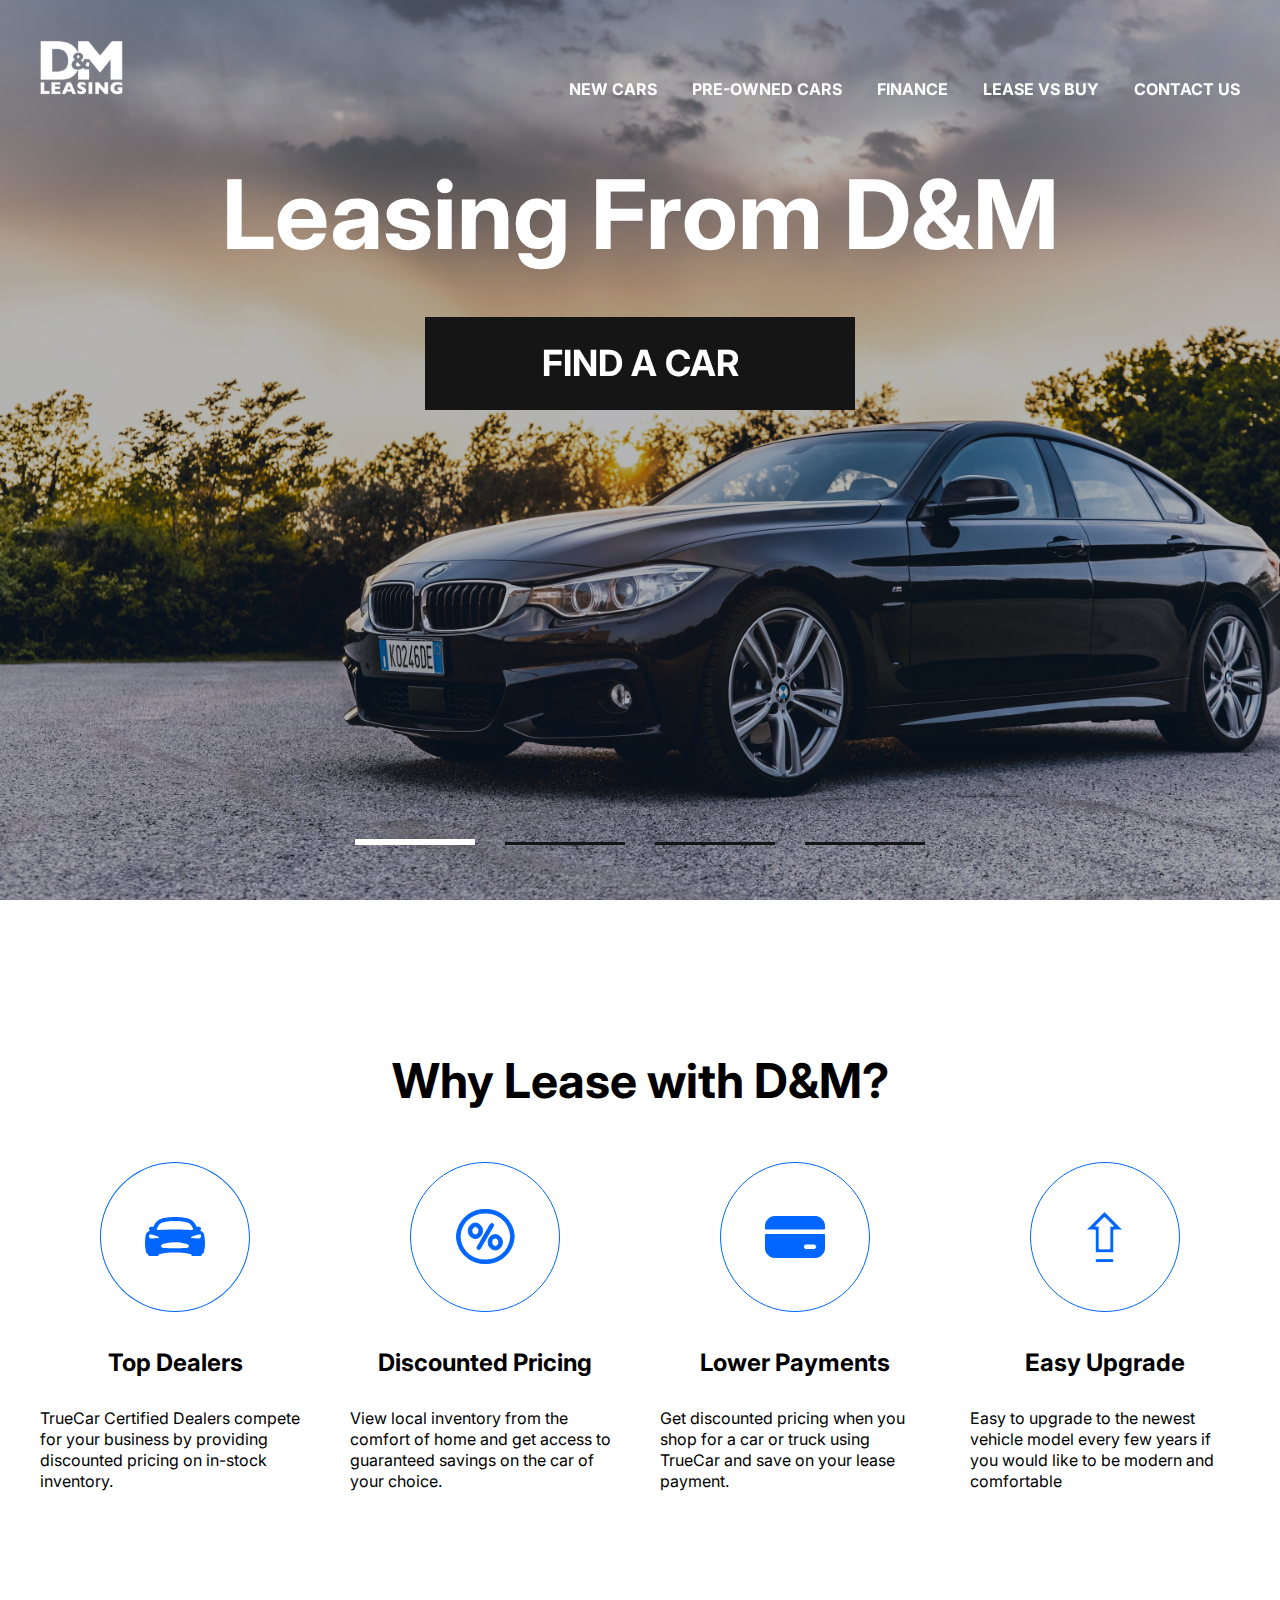
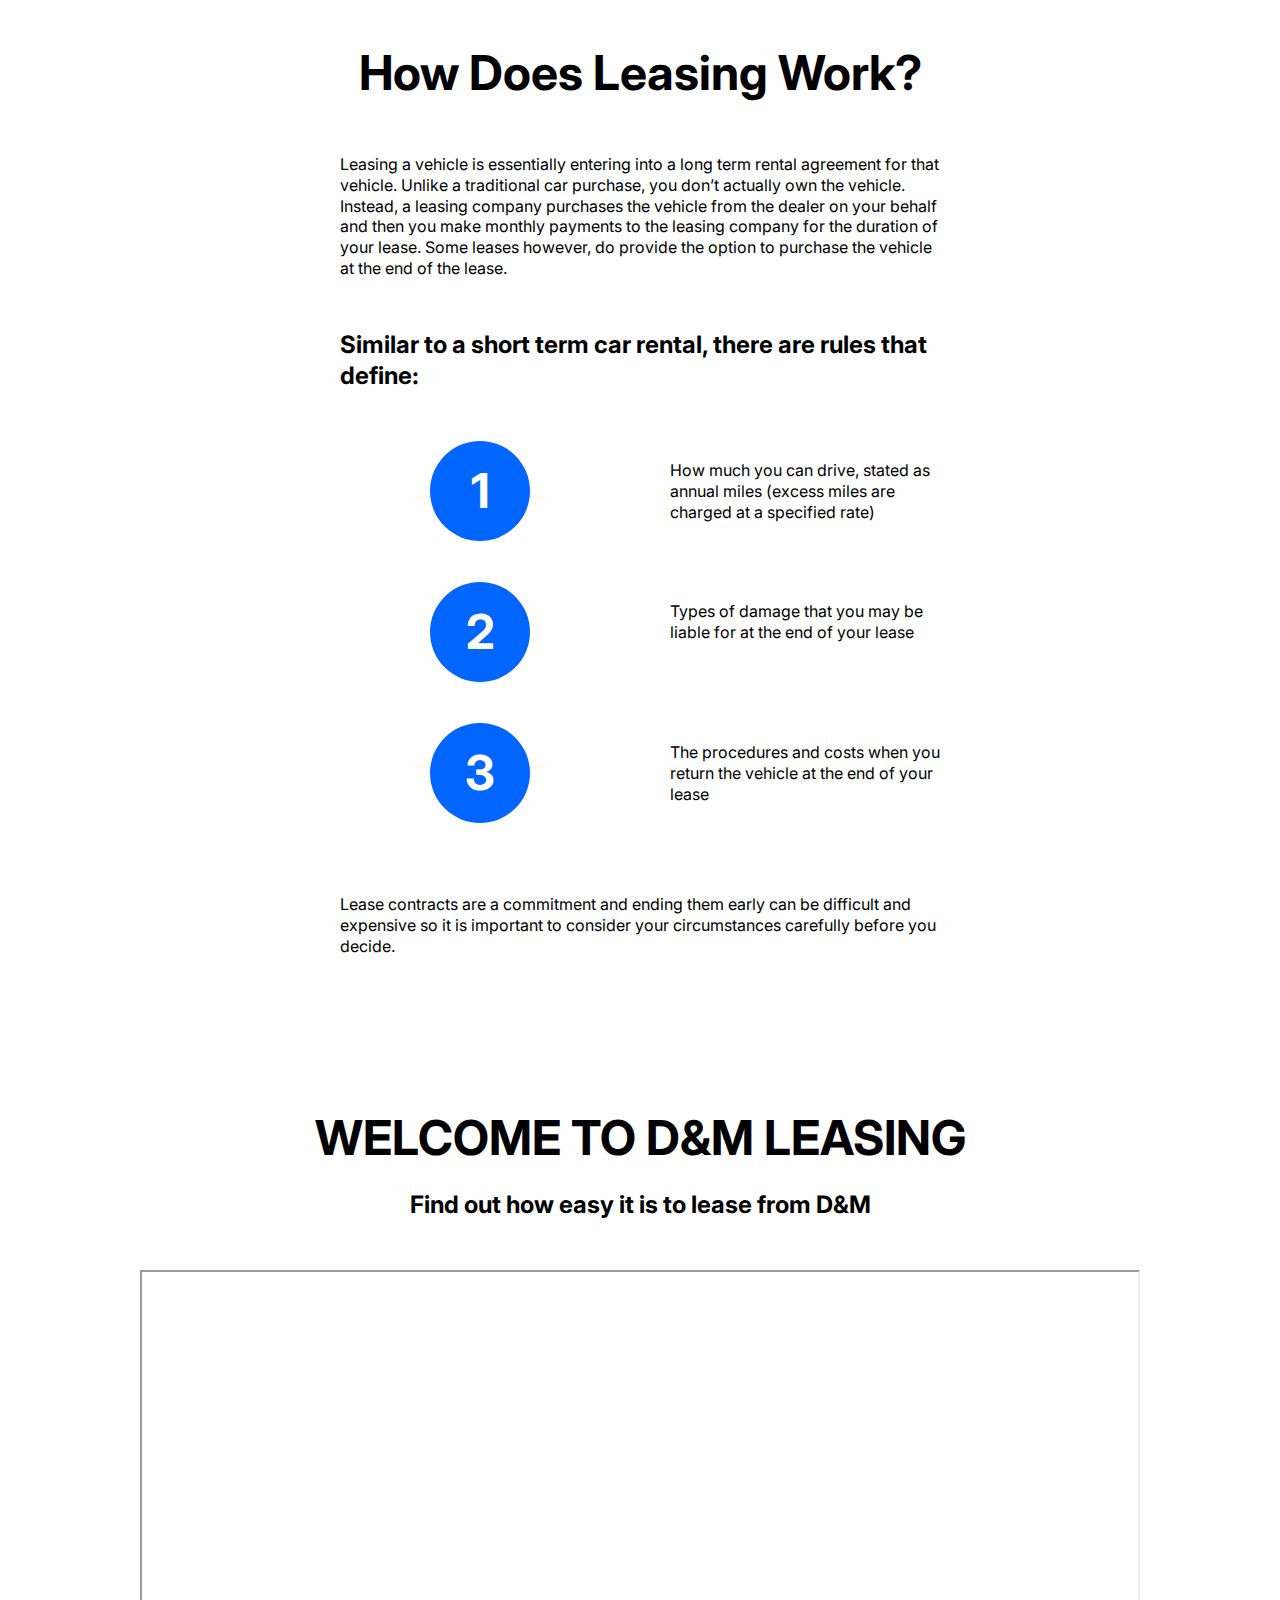
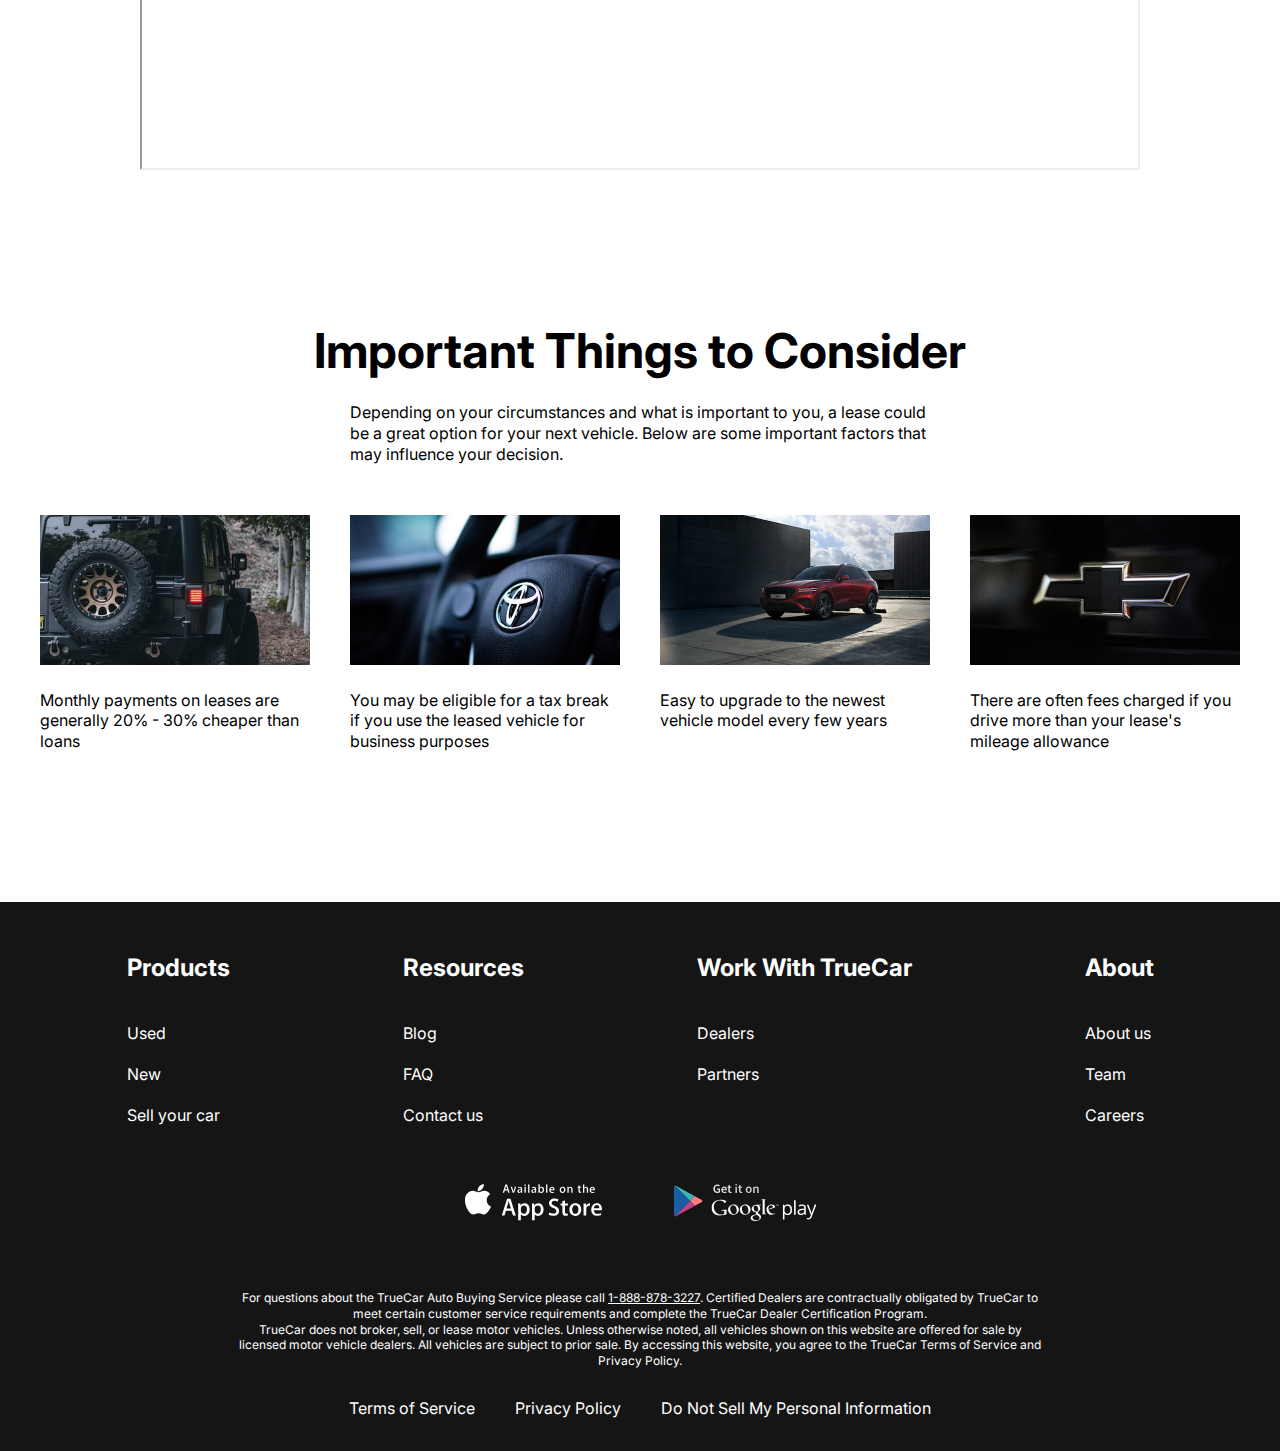
<file: index.html>
<!DOCTYPE html>
<html lang="en">

<head>
    <meta charset="UTF-8">
    <meta http-equiv="X-UA-Compatible" content="IE=edge">
    <meta name="viewport" content="width=device-width, initial-scale=1.0">
    <link rel="stylesheet" href="https://cdn.jsdelivr.net/npm/swiper@9/swiper-bundle.min.css">
    <link rel="stylesheet" href="css/style.css">
    <title>D&M Leasing</title>
</head>

<body>
    <div class="wrapper">
        <header class="header-main">
            <div class="container">
                <div class="header__inner">
                    <a href="#" class="logo"><img class="logo__img" src="images/logo.svg" alt="logo"></a>
                    <nav class="menu">
                        <button class="menu__btn">
                            <span class="menu__btn-line"></span>
                            <span class="menu__btn-line"></span>
                            <span class="menu__btn-line"></span>
                        </button>
                        <ul class="menu__list">
                            <li class="menu__list-item"><a href="new-cars.html" class="menu__list-link">NEW CARS</a></li>
                            <li class="menu__list-item"><a href="#" class="menu__list-link">PRE-OWNED CARS</a></li>
                            <li class="menu__list-item"><a href="#" class="menu__list-link">FINANCE</a></li>
                            <li class="menu__list-item"><a href="#" class="menu__list-link">LEASE VS BUY</a></li>
                            <li class="menu__list-item"><a href="contacts.html" class="menu__list-link">CONTACT US</a></li>
                        </ul>
                    </nav>
                </div>
            </div>
        </header>
        <main class="main">
            <section class="top">
                <div class="container">
                    <h1 class="title">Leasing From D&M</h1>
                    <a href="#" class="top__link">FIND A CAR</a>
                </div>
            </section>
            <div class="slider">
                <div class="swiper">
                    <div class="swiper-wrapper">
                        <div class="swiper-slide" style="background-image: url(images/bg-main.jpg);"></div>
                        <div class="swiper-slide" style="background-image: url(images/bg-main-2.jpg);"></div>
                        <div class="swiper-slide" style="background-image: url(images/bg-main.jpg);"></div>
                        <div class="swiper-slide" style="background-image: url(images/bg-main-2.jpg);"></div>
                    </div>
                    <div class="swiper-pagination"></div>
                </div>
                </div>
                <section class="why-lease">
                    <div class="container">
                        <h2 class="section-title">Why Lease with D&M?</h2>
                        <ul class="why-lease__list">
                            <li class="why-lease__item">
                                <img src="icons/car.svg" alt="car" class="why-lease__item-img">
                                <h3 class="why-lease__item-title">Top Dealers</h3>
                                <p class="why-lease__item-text">TrueCar Certified Dealers compete for your business by
                                    providing discounted pricing on in-stock inventory.</p>
                            </li>
                            <li class="why-lease__item">
                                <img src="icons/percent.svg" alt="percent" class="why-lease__item-img">
                                <h3 class="why-lease__item-title">Discounted Pricing</h3>
                                <p class="why-lease__item-text">View local inventory from the comfort of home and get
                                    access to guaranteed savings on the car of your choice.</p>
                            </li>
                            <li class="why-lease__item">
                                <img src="icons/wallet.svg" alt="wallet" class="why-lease__item-img">
                                <h3 class="why-lease__item-title">Lower Payments</h3>
                                <p class="why-lease__item-text">Get discounted pricing when you shop for a car or truck
                                    using TrueCar and save on your lease payment.</p>
                            </li>
                            <li class="why-lease__item">
                                <img src="icons/Arrow_up.svg" alt="Arrow_up" class="why-lease__item-img">
                                <h3 class="why-lease__item-title">Easy Upgrade</h3>
                                <p class="why-lease__item-text">Easy to upgrade to the newest vehicle model every few
                                    years if you would like to be modern and comfortable</p>
                            </li>
                        </ul>
                    </div>
                </section>
                <section class="how-does">
                    <div class="container">
                        <div class="how-does__inner">
                            <h2 class="section-title">How Does Leasing Work?</h2>
                            <p class="how-does__text">Leasing a vehicle is essentially entering into a long term rental agreement for that vehicle. Unlike a traditional car purchase, you don’t actually own the vehicle. Instead, a leasing company purchases the vehicle from the dealer on your behalf and then you make monthly payments to the leasing company for the duration of your lease. Some leases however, do provide the option to purchase the vehicle at the end of the lease.</p>
                            <h4 class="how__does-title">Similar to a short term car rental, there are rules that define:</h4>
                            <ol class="how__does-list">
                                <li class="how__does-item">How much you can drive, stated as annual miles (excess miles are charged at a specified rate)</li>
                                <li class="how__does-item">Types of damage that you may be liable for at the end of your lease</li>
                                <li class="how__does-item">The procedures and costs when you return the vehicle at the end of your lease</li>
                            </ol>
                            <p class="how-does__text">Lease contracts are a commitment and ending them early can be difficult and expensive so it is important to consider your circumstances carefully before you decide.</p>
                        </div>
                    </div>
                </section>
                <section class="video">
                    <div class="container">
                        <h2 class="section-title video__title">WELCOME TO D&M LEASING</h2>
                        <p class="video__text">Find out how easy it is to lease from D&M</p>
                        <iframe class="video__content" width="1000" height="500" src="https://www.youtube.com/embed/lq149gCzkvE?controls=0" title="YouTube video player" allow="accelerometer; autoplay; clipboard-write; encrypted-media; gyroscope; picture-in-picture; web-share" allowfullscreen></iframe>
                    </div>
                </section>
                <section class="important">
                    <div class="container">
                        <h2 class="section-title important__title">Important Things to Consider</h2>
                        <p class="important__text">Depending on your circumstances and what is important to you, a lease could be a great option for your next vehicle. Below are some important factors that may influence your decision.</p>
                        <ul class="important__list">
                            <li class="important__item">
                                <img src="images/important-1.jpg" alt="1" class="important__item-img">
                                <p class="important__item-text">Monthly payments on leases are generally 20% - 30% cheaper than loans</p>
                            </li>
                            <li class="important__item">
                                <img src="images/important-2.jpg" alt="2" class="important__item-img">
                                <p class="important__item-text">You may be eligible for a tax break if you use the leased vehicle for business purposes</p>
                            </li>
                            <li class="important__item">
                                <img src="images/important-3.jpg" alt="3" class="important__item-img">
                                <p class="important__item-text">Easy to upgrade to the newest vehicle model every few years</p>
                            </li>
                            <li class="important__item">
                                <img src="images/important-4.jpg" alt="4" class="important__item-img">
                                <p class="important__item-text">There are often fees charged if you drive more than your lease's mileage allowance</p>
                            </li>
                        </ul>
                    </div>
                </section>
        </main>
        <footer class="footer">
            <div class="container">
                <nav class="footer__menu">
                    <ul class="footer__menu-list">
                        <li class="footer__menu-item">
                            <p class="footer__menu-title">Products</p>
                        </li>
                        <li class="footer__menu-item">
                            <a class="footer__menu-link" href="#">Used</a>
                        </li>
                        <li class="footer__menu-item">
                            <a class="footer__menu-link" href="#">New</a>
                        </li>
                        <li class="footer__menu-item">
                            <a class="footer__menu-link" href="#">Sell your car</a>
                        </li>
                    </ul>
                    <ul class="footer__menu-list">
                        <li class="footer__menu-item">
                            <p class="footer__menu-title">Resources</p>
                        </li>
                        <li class="footer__menu-item">
                            <a class="footer__menu-link" href="#">Blog</a>
                        </li>
                        <li class="footer__menu-item">
                            <a class="footer__menu-link" href="#">FAQ</a>
                        </li>
                        <li class="footer__menu-item">
                            <a class="footer__menu-link" href="#">Contact us</a>
                        </li>
                    </ul>
                    <ul class="footer__menu-list">
                        <li class="footer__menu-item">
                            <p class="footer__menu-title">Work With TrueCar</p>
                        </li>
                        <li class="footer__menu-item">
                            <a class="footer__menu-link" href="#">Dealers</a>
                        </li>
                        <li class="footer__menu-item">
                            <a class="footer__menu-link" href="#">Partners</a>
                        </li>
                    </ul>
                    <ul class="footer__menu-list">
                        <li class="footer__menu-item">
                            <p class="footer__menu-title">About</p>
                        </li>
                        <li class="footer__menu-item">
                            <a class="footer__menu-link" href="#">About us</a>
                        </li>
                        <li class="footer__menu-item">
                            <a class="footer__menu-link" href="#">Team</a>
                        </li>
                        <li class="footer__menu-item">
                            <a class="footer__menu-link" href="#">Careers</a>
                        </li>
                    </ul>
                </nav>
                <ul class="app">
                    <li class="app__item">
                        <a href="#" class="app__item-link">
                            <img class="app__item-img" src="images/app-store.svg" alt="App Store">
                        </a>
                    </li>
                    <li class="app__item">
                        <a href="#" class="app__item-link">
                            <img class="app__item-img" src="images/google-play.svg" alt="Google play">
                        </a>
                    </li>
                </ul>
                <div class="footer__copy">
                    <p class="footer__copy-text">For questions about the TrueCar Auto Buying Service please call <a
                            href="tel:18888783227">1-888-878-3227</a>.
                        Certified Dealers are contractually obligated by TrueCar to meet certain customer service
                        requirements and complete the TrueCar Dealer Certification Program.</p>
                    <p class="footer__copy-text">TrueCar does not broker, sell, or lease motor vehicles. Unless
                        otherwise noted, all vehicles shown on this website are offered for sale by licensed motor
                        vehicle dealers. All vehicles are subject to prior sale. By accessing this website, you agree to
                        the TrueCar Terms of Service and Privacy Policy.</p>
                </div>
                <nav class="copy__nav">
                    <ul class="copy__nav-list">
                        <li class="copy__nav-item"><a href="#" class="copy__nav-link">Terms of Service</a></li>
                        <li class="copy__nav-item"><a href="#" class="copy__nav-link">Privacy Policy</a></li>
                        <li class="copy__nav-item"><a href="#" class="copy__nav-link">Do Not Sell My Personal
                                Information</a></li>
                    </ul>
                </nav>
            </div>
        </footer>
    </div>
    <script src="https://cdn.jsdelivr.net/npm/swiper@9/swiper-bundle.min.js"></script>
    <script src="js/main.js"></script>
</body>

</html>
</file>
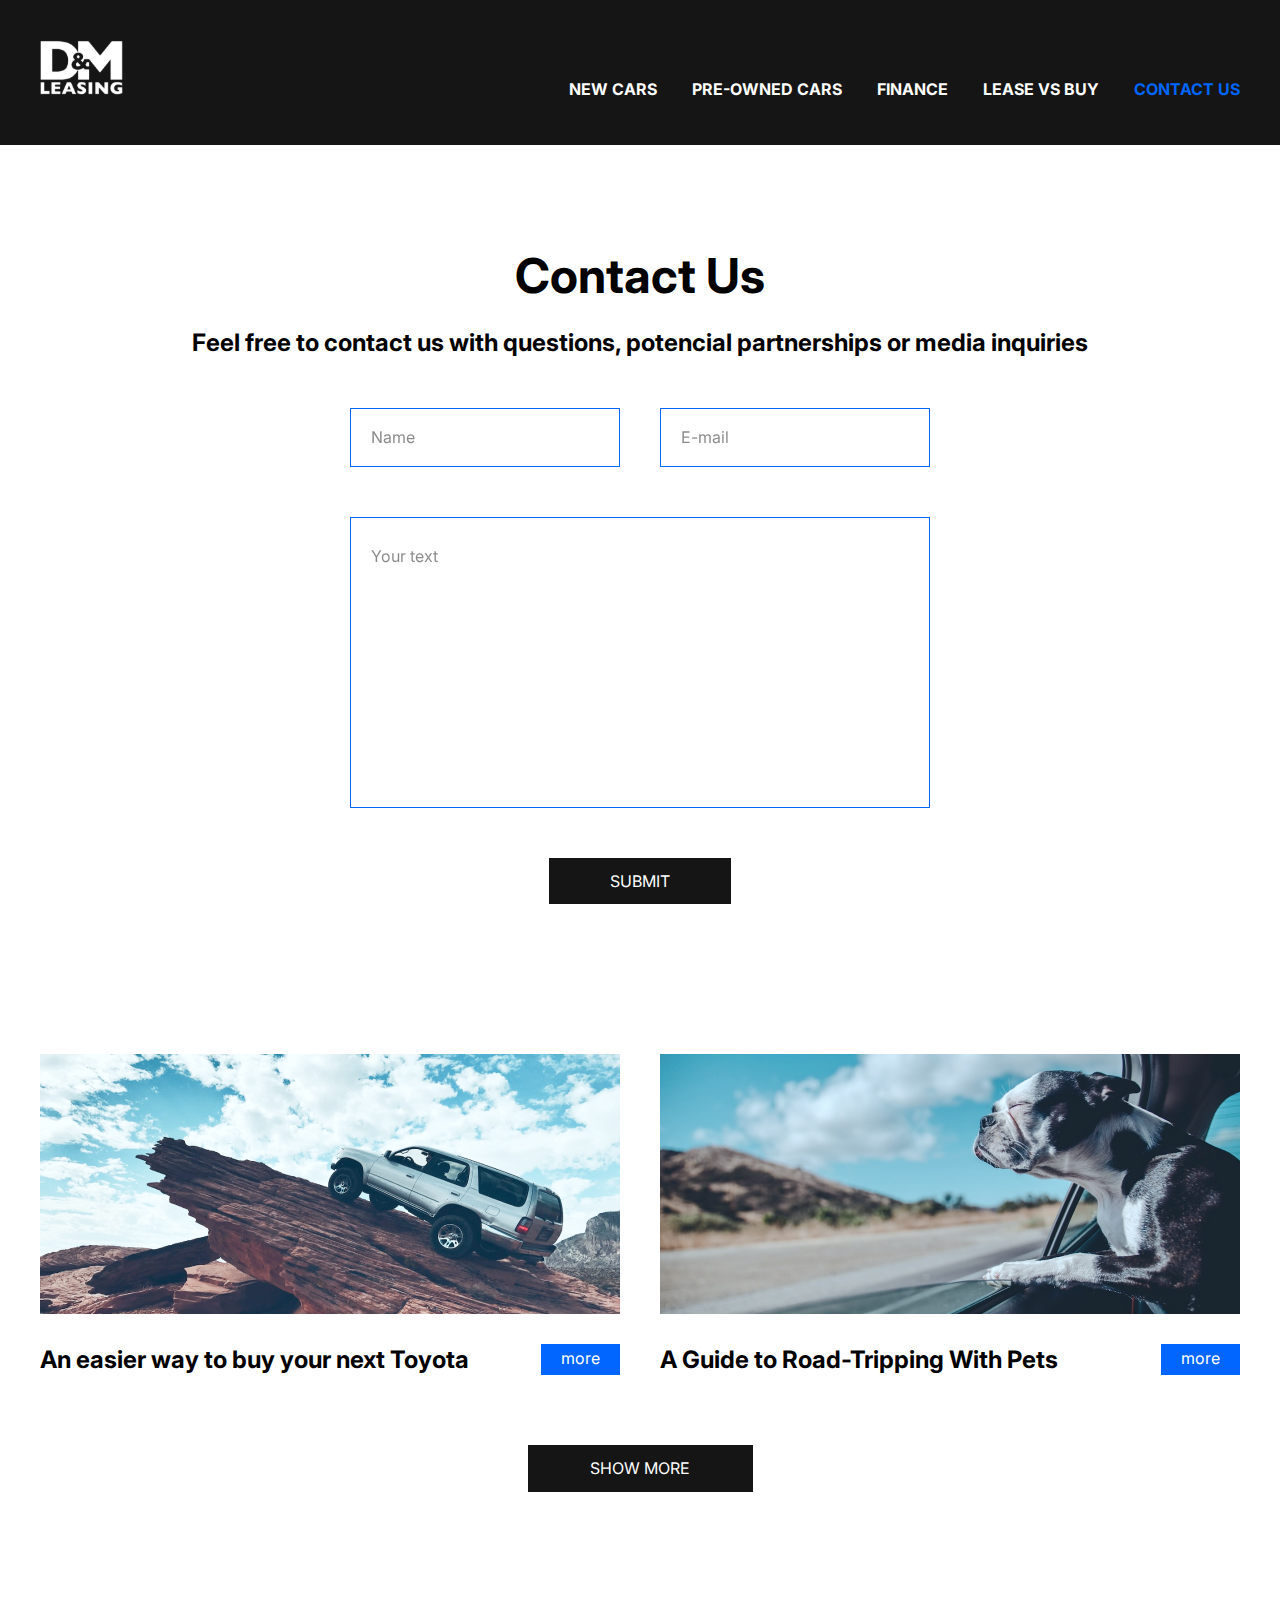
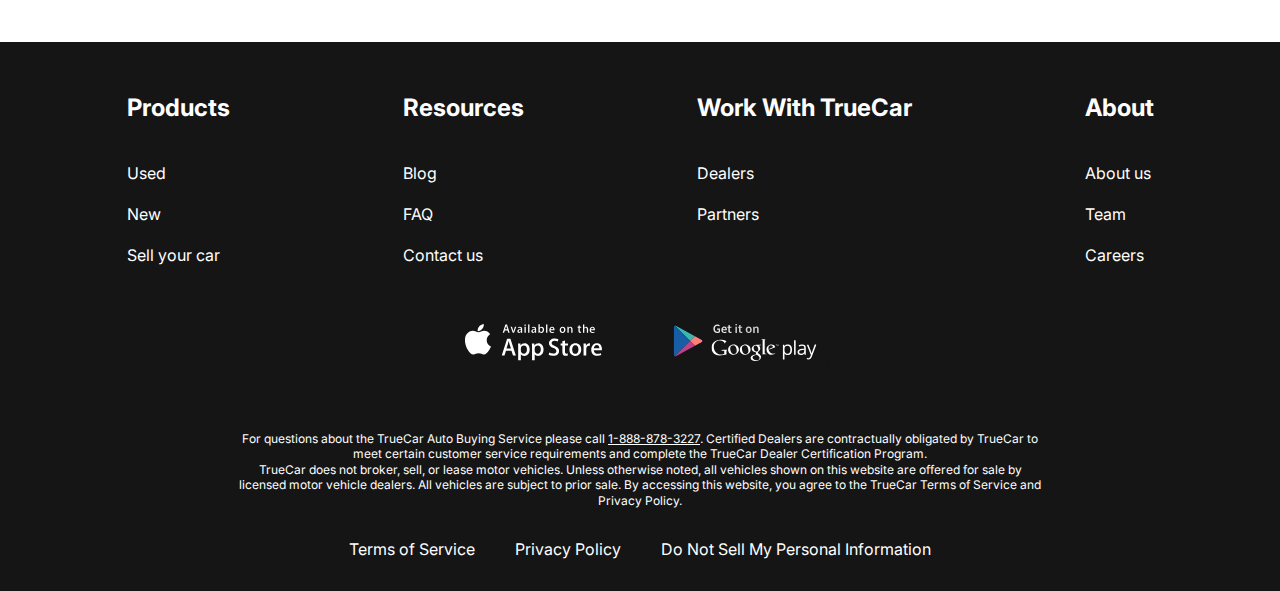
<file: contacts.html>
<!DOCTYPE html>
<html lang="en">
<head>
    <meta charset="UTF-8">
    <meta http-equiv="X-UA-Compatible" content="IE=edge">
    <meta name="viewport" content="width=device-width, initial-scale=1.0">
    <link rel="stylesheet" href="css/style.css">
    <title>D&M Leasing</title>
</head>
<body>
    <div class="wrapper">
        <header class="header">
            <div class="container">
                <div class="header__inner">
                    <a href="index.html" class="logo"><img class="logo__img" src="images/logo.svg" alt="logo"></a>
                    <nav class="menu">
                        <button class="menu__btn">
                            <span class="menu__btn-line"></span>
                            <span class="menu__btn-line"></span>
                            <span class="menu__btn-line"></span>
                        </button>
                        <ul class="menu__list">
                            <li class="menu__list-item"><a href="new-cars.html" class="menu__list-link">NEW CARS</a></li>
                            <li class="menu__list-item"><a href="#" class="menu__list-link">PRE-OWNED CARS</a></li>
                            <li class="menu__list-item"><a href="#" class="menu__list-link">FINANCE</a></li>
                            <li class="menu__list-item"><a href="#" class="menu__list-link">LEASE VS BUY</a></li>
                            <li class="menu__list-item"><a href="#" class="menu__list-link menu__list-link--active">CONTACT US</a></li>
                        </ul>
                    </nav>
                </div>
            </div>
        </header>
        <main class="main">
            <section class="contacts">
                <div class="container">
                    <h2 class="section-title contacts__title">Contact Us</h2>
                    <p class="contacts__text">Feel free to contact us with questions, potencial partnerships or media inquiries</p>
                    <form action="">
                        <form action="" class="form">
                            <input type="text" placeholder="Name" class="form__input">
                            <input type="email" placeholder="E-mail" class="form__input">
                            <textarea placeholder="Your text" class="form__textarea"></textarea>
                            <button class="btn" type="submit">SUBMIT</button>
                        </form>
                    </form>
                </div>
            </section>
            <section class="blog">
                <div class="container">
                    <div class="blog__items">
                        <div class="blog__item">
                            <img src="images/blog-1.jpg" alt="blog-1" class="blog__item-img">
                            <h4 class="blog__item-title">An easier way to buy your next Toyota</h4>
                            <a href="#" class="blog__item-link">more</a>
                        </div>
                        <div class="blog__item">
                            <img src="images/blog-2.jpg" alt="blog-2" class="blog__item-img">
                            <h4 class="blog__item-title">A Guide to Road-Tripping With Pets</h4>
                            <a href="#" class="blog__item-link">more</a>
                        </div>
                    </div>
                    <a href="#" class="showmore-link">SHOW MORE</a>
                </div>
            </section>
        </main>
        <footer class="footer">
            <div class="container">
                <nav class="footer__menu">
                    <ul class="footer__menu-list">
                        <li class="footer__menu-item">
                            <p class="footer__menu-title">Products</p>
                        </li>
                        <li class="footer__menu-item">
                            <a class="footer__menu-link" href="#">Used</a>
                        </li>
                        <li class="footer__menu-item">
                            <a class="footer__menu-link" href="#">New</a>
                        </li>
                        <li class="footer__menu-item">
                            <a class="footer__menu-link" href="#">Sell your car</a>
                        </li>
                    </ul>
                    <ul class="footer__menu-list">
                        <li class="footer__menu-item">
                            <p class="footer__menu-title">Resources</p>
                        </li>
                        <li class="footer__menu-item">
                            <a class="footer__menu-link" href="#">Blog</a>
                        </li>
                        <li class="footer__menu-item">
                            <a class="footer__menu-link" href="#">FAQ</a>
                        </li>
                        <li class="footer__menu-item">
                            <a class="footer__menu-link" href="#">Contact us</a>
                        </li>
                    </ul>
                    <ul class="footer__menu-list">
                        <li class="footer__menu-item">
                            <p class="footer__menu-title">Work With TrueCar</p>
                        </li>
                        <li class="footer__menu-item">
                            <a class="footer__menu-link" href="#">Dealers</a>
                        </li>
                        <li class="footer__menu-item">
                            <a class="footer__menu-link" href="#">Partners</a>
                        </li>
                    </ul>
                    <ul class="footer__menu-list">
                        <li class="footer__menu-item">
                            <p class="footer__menu-title">About</p>
                        </li>
                        <li class="footer__menu-item">
                            <a class="footer__menu-link" href="#">About us</a>
                        </li>
                        <li class="footer__menu-item">
                            <a class="footer__menu-link" href="#">Team</a>
                        </li>
                        <li class="footer__menu-item">
                            <a class="footer__menu-link" href="#">Careers</a>
                        </li>
                    </ul>
                </nav>
                <ul class="app">
                    <li class="app__item">
                        <a href="#" class="app__item-link">
                        <img class="app__item-img" src="images/app-store.svg" alt="App Store">
                    </a>
                </li>
                    <li class="app__item">
                        <a href="#" class="app__item-link">
                            <img class="app__item-img" src="images/google-play.svg" alt="Google play">
                    </a>
                </li>
                </ul>
                <div class="footer__copy">
                    <p class="footer__copy-text">For questions about the TrueCar Auto Buying Service please call <a href="tel:18888783227">1-888-878-3227</a>.
                        Certified Dealers are contractually obligated by TrueCar to meet certain customer service requirements and complete the TrueCar Dealer Certification Program.</p>
                    <p class="footer__copy-text">TrueCar does not broker, sell, or lease motor vehicles. Unless otherwise noted, all vehicles shown on this website are offered for sale by licensed motor vehicle dealers. All vehicles are subject to prior sale. By accessing this website, you agree to the TrueCar Terms of Service and Privacy Policy.</p>
                </div>
                <nav class="copy__nav">
                    <ul class="copy__nav-list">
                        <li class="copy__nav-item"><a href="#" class="copy__nav-link">Terms of Service</a></li>
                        <li class="copy__nav-item"><a href="#" class="copy__nav-link">Privacy Policy</a></li>
                        <li class="copy__nav-item"><a href="#" class="copy__nav-link">Do Not Sell My Personal Information</a></li>
                    </ul>
                </nav>
            </div>
        </footer>
    </div>
    <script src="https://cdn.jsdelivr.net/npm/swiper@9/swiper-bundle.min.js"></script>
    <script src="js/main.js"></script>
</body>
</html>
</file>
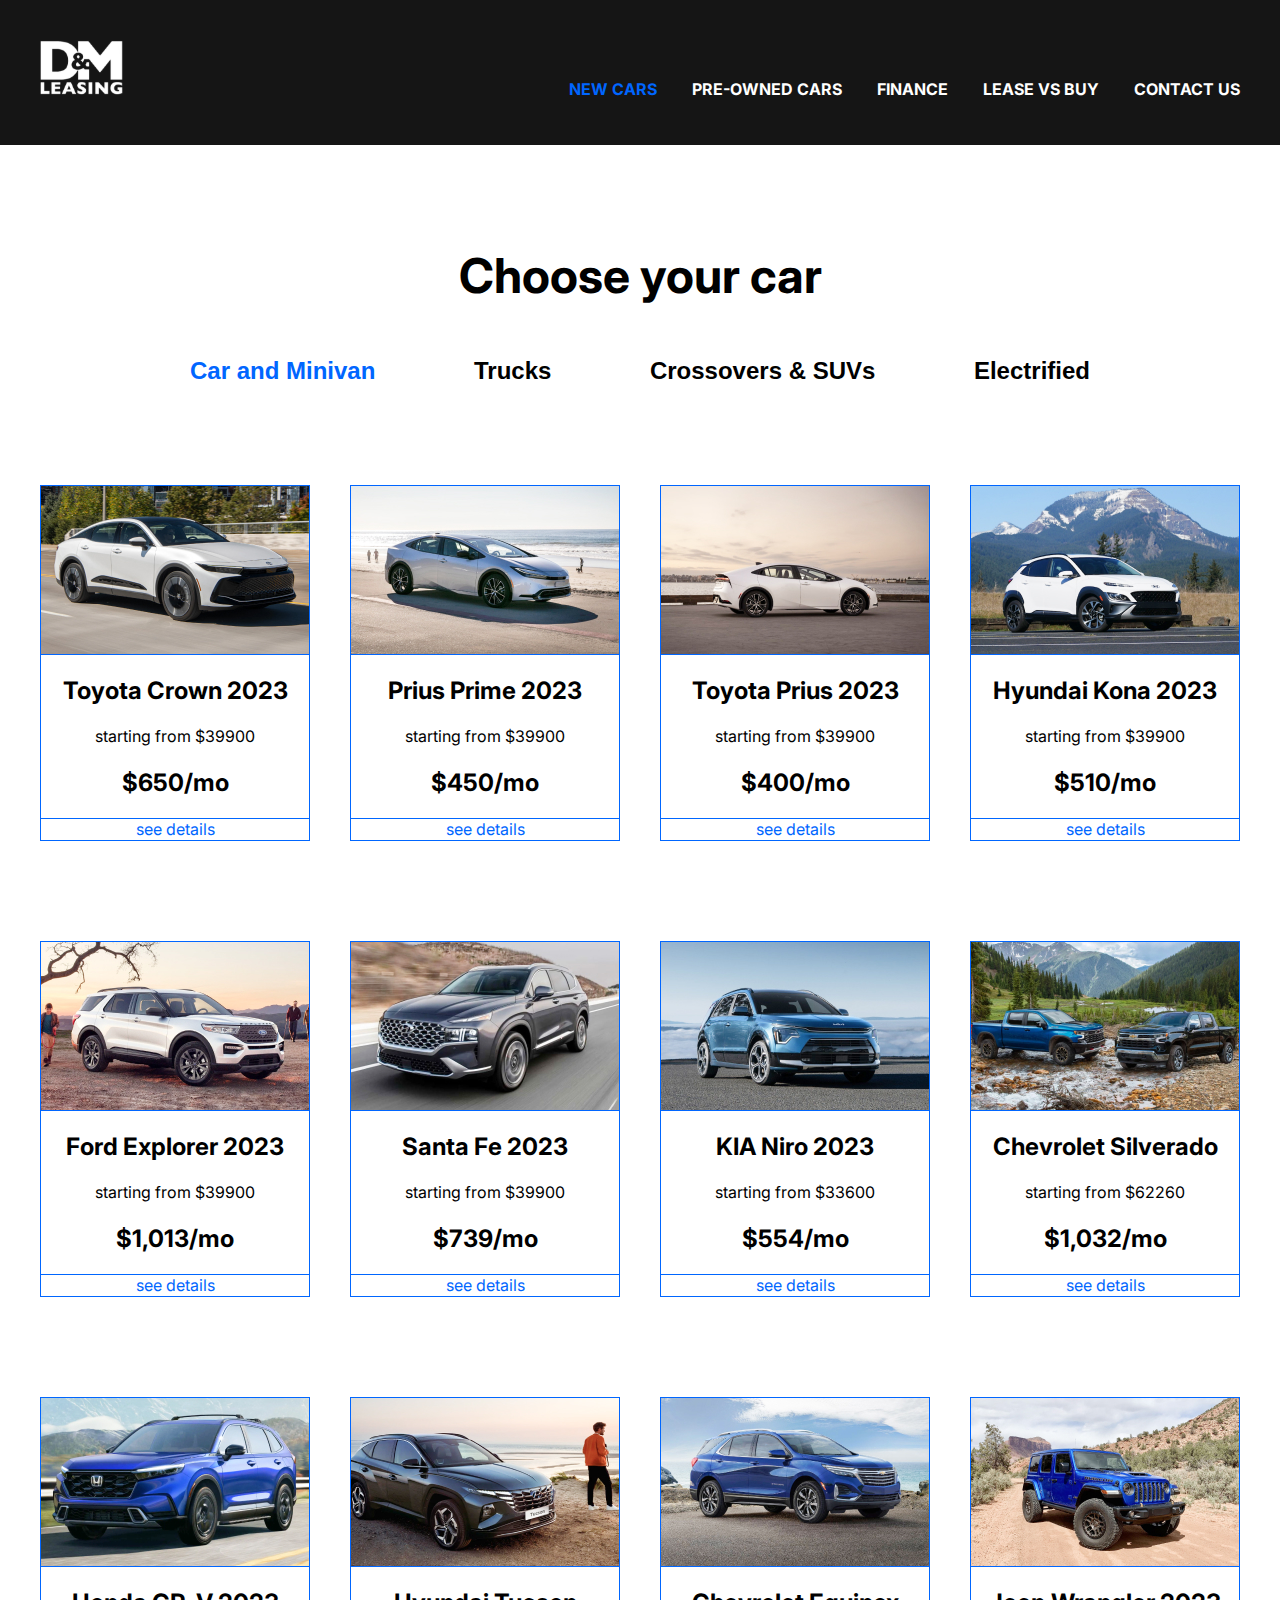
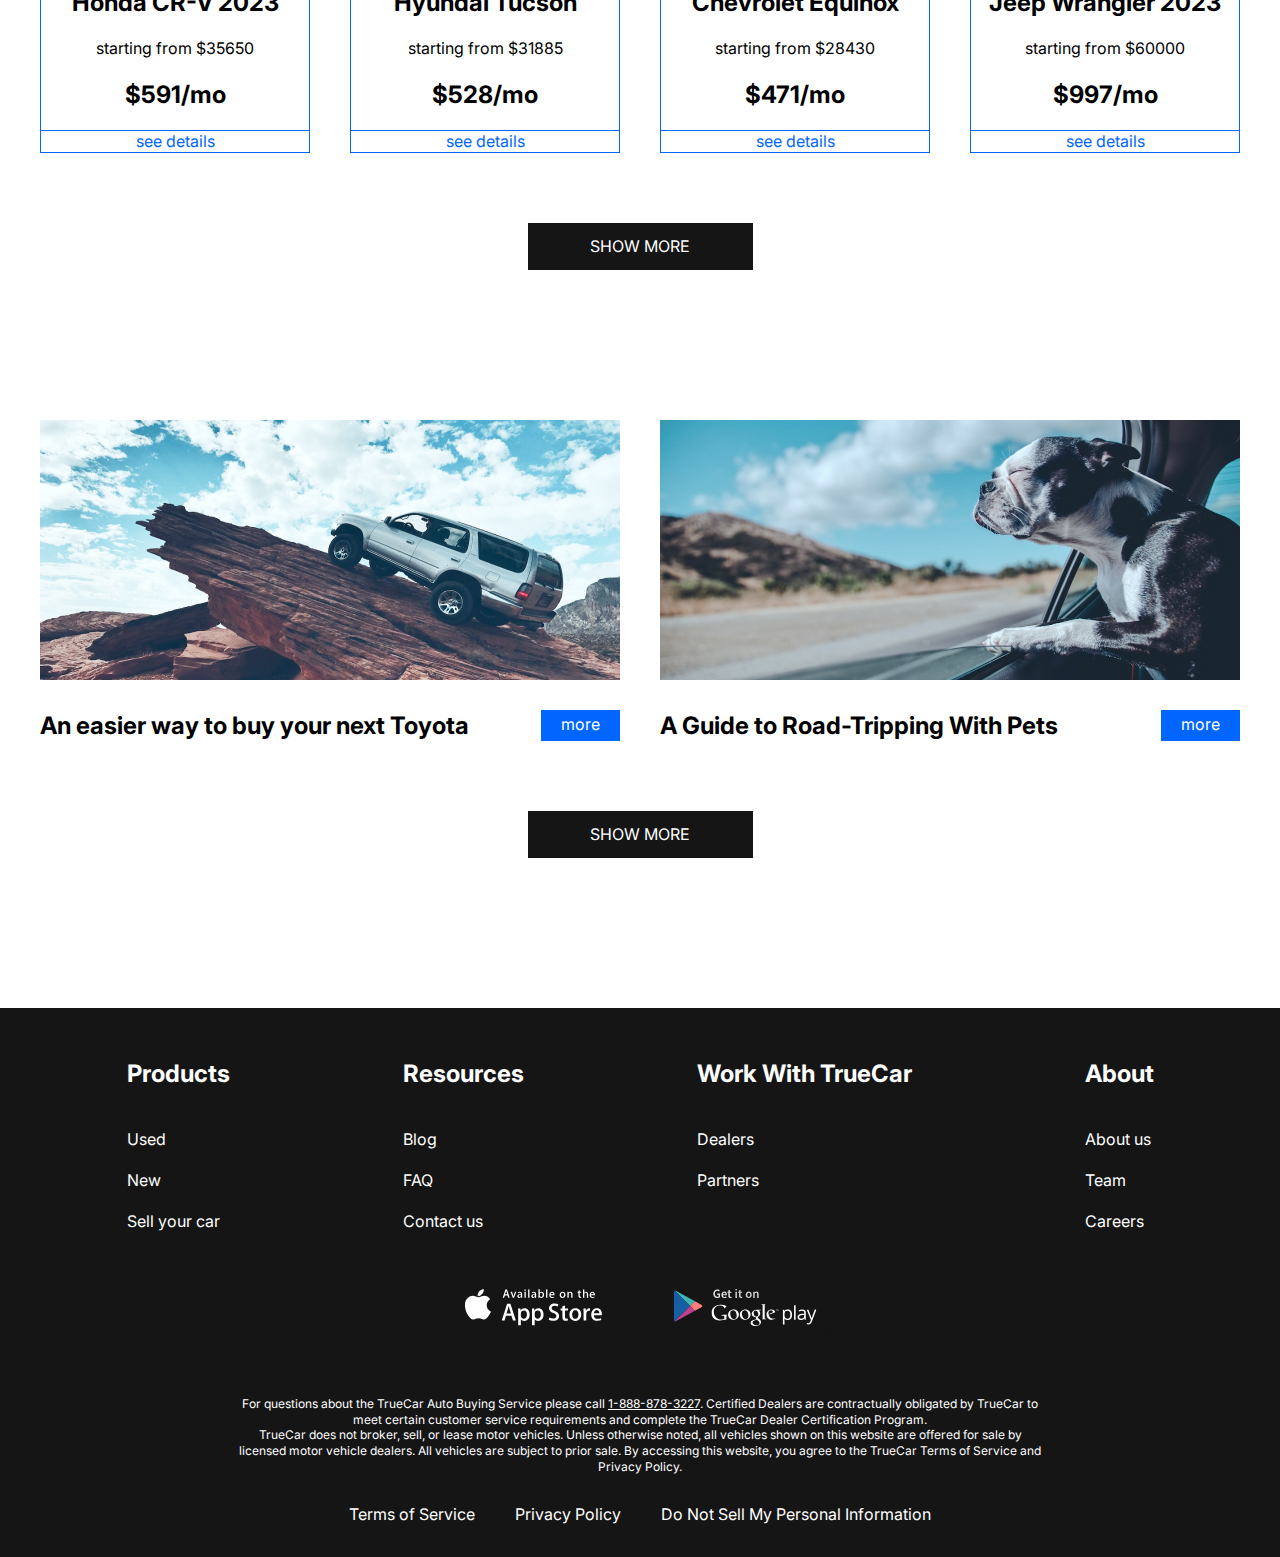
<file: new-cars.html>
<!DOCTYPE html>
<html lang="en">

<head>
    <meta charset="UTF-8">
    <meta http-equiv="X-UA-Compatible" content="IE=edge">
    <meta name="viewport" content="width=device-width, initial-scale=1.0">
    <link rel="stylesheet" href="css/style.css">
    <title>D&M Leasing</title>
</head>

<body>
    <div class="wrapper">
        <header class="header">
            <div class="container">
                <div class="header__inner">
                    <a href="index.html" class="logo"><img class="logo__img" src="images/logo.svg" alt="logo"></a>
                    <nav class="menu">
                        <button class="menu__btn">
                            <span class="menu__btn-line"></span>
                            <span class="menu__btn-line"></span>
                            <span class="menu__btn-line"></span>
                        </button>
                        <ul class="menu__list">
                            <li class="menu__list-item"><a href="#" class="menu__list-link menu__list-link--active">NEW
                                    CARS</a></li>
                            <li class="menu__list-item"><a href="#" class="menu__list-link">PRE-OWNED CARS</a></li>
                            <li class="menu__list-item"><a href="#" class="menu__list-link">FINANCE</a></li>
                            <li class="menu__list-item"><a href="#" class="menu__list-link">LEASE VS BUY</a></li>
                            <li class="menu__list-item"><a href="contacts.html" class="menu__list-link">CONTACT US</a>
                            </li>
                        </ul>
                    </nav>
                </div>
            </div>
        </header>
        <main class="main">
            <section class="choose">
                <div class="container">
                    <h2 class="section-title">Choose your car</h2>
                    <div class="tabs">
                        <div class="tabs__btn">
                            <button class="tabs__btn-item tabs__btn-item--active" data-button="content-1">Car and
                                Minivan</button>
                            <button class="tabs__btn-item" data-button="content-2">Trucks</button>
                            <button class="tabs__btn-item" data-button="content-3">Crossovers & SUVs</button>
                            <button class="tabs__btn-item" data-button="content-4">Electrified</button>
                        </div>
                        <div class="tabs__content">
                            <div class="tabs__content-item tabs__content-item--active" id="content-1">
                                <div class="card">
                                    <img src="images/card-1.jpg" alt="car-1" class="card__img">
                                    <div class="card__content">
                                        <h4 class="card__title">Toyota Crown 2023</h4>
                                        <p class="card__text">starting from $39900</p>
                                        <p class="card__price">$650/mo</p>
                                    </div>
                                    <a href="#" class="card__link">see details</a>
                                </div>
                                <div class="card">
                                    <img src="images/card-2.jpg" alt="car-2" class="card__img">
                                    <div class="card__content">
                                        <h4 class="card__title">Prius Prime 2023</h4>
                                        <p class="card__text">starting from $39900</p>
                                        <p class="card__price"> $450/mo</p>
                                    </div>
                                    <a href="#" class="card__link">see details</a>
                                </div>
                                <div class="card">
                                    <img src="images/card-3.jpg" alt="car-3" class="card__img">
                                    <div class="card__content">
                                        <h4 class="card__title">Toyota Prius 2023</h4>
                                        <p class="card__text">starting from $39900</p>
                                        <p class="card__price"> $400/mo</p>
                                    </div>
                                    <a href="#" class="card__link">see details</a>
                                </div>
                                <div class="card">
                                    <img src="images/card-4.jpg" alt="car-4" class="card__img">
                                    <div class="card__content">
                                        <h4 class="card__title">Hyundai Kona 2023</h4>
                                        <p class="card__text">starting from $39900</p>
                                        <p class="card__price">$510/mo</p>
                                    </div>
                                    <a href="#" class="card__link">see details</a>
                                </div>
                                <div class="card">
                                    <img src="images/card-5.jpg" alt="car-5" class="card__img">
                                    <div class="card__content">
                                        <h4 class="card__title">Ford Explorer 2023</h4>
                                        <p class="card__text">starting from $39900</p>
                                        <p class="card__price">$1,013/mo</p>
                                    </div>
                                    <a href="#" class="card__link">see details</a>
                                </div>
                                <div class="card">
                                    <img src="images/card-6.jpg" alt="car-6" class="card__img">
                                    <div class="card__content">
                                        <h4 class="card__title">Santa Fe 2023</h4>
                                        <p class="card__text">starting from $39900</p>
                                        <p class="card__price">$739/mo</p>
                                    </div>
                                    <a href="#" class="card__link">see details</a>
                                </div>
                                <div class="card">
                                    <img src="images/card-7.jpg" alt="car-7" class="card__img">
                                    <div class="card__content">
                                        <h4 class="card__title">KIA Niro 2023</h4>
                                        <p class="card__text">starting from $33600</p>
                                        <p class="card__price">$554/mo</p>
                                    </div>
                                    <a href="#" class="card__link">see details</a>
                                </div>
                                <div class="card">
                                    <img src="images/card-8.jpg" alt="car-8" class="card__img">
                                    <div class="card__content">
                                        <h4 class="card__title">Chevrolet Silverado</h4>
                                        <p class="card__text">starting from $62260</p>
                                        <p class="card__price">$1,032/mo</p>
                                    </div>
                                    <a href="#" class="card__link">see details</a>
                                </div>
                                <div class="card">
                                    <img src="images/card-9.jpg" alt="car-9" class="card__img">
                                    <div class="card__content">
                                        <h4 class="card__title">Honda CR-V 2023</h4>
                                        <p class="card__text">starting from $35650</p>
                                        <p class="card__price">$591/mo</p>
                                    </div>
                                    <a href="#" class="card__link">see details</a>
                                </div>
                                <div class="card">
                                    <img src="images/card-10.jpg" alt="car-10" class="card__img">
                                    <div class="card__content">
                                        <h4 class="card__title">Hyundai Tucson</h4>
                                        <p class="card__text">starting from $31885</p>
                                        <p class="card__price">$528/mo</p>
                                    </div>
                                    <a href="#" class="card__link">see details</a>
                                </div>
                                <div class="card">
                                    <img src="images/card-11.jpg" alt="car-11" class="card__img">
                                    <div class="card__content">
                                        <h4 class="card__title">Chevrolet Equinox </h4>
                                        <p class="card__text">starting from $28430</p>
                                        <p class="card__price">$471/mo</p>
                                    </div>
                                    <a href="#" class="card__link">see details</a>
                                </div>
                                <div class="card">
                                    <img src="images/card-12.jpg" alt="car-12" class="card__img">
                                    <div class="card__content">
                                        <h4 class="card__title">Jeep Wrangler 2023</h4>
                                        <p class="card__text">starting from $60000</p>
                                        <p class="card__price">$997/mo</p>
                                    </div>
                                    <a href="#" class="card__link">see details</a>
                                </div>
                            </div>
                            <div class="tabs__content-item" id="content-2">
                                <div class="card">
                                    <img src="images/card-8.jpg" alt="car-8" class="card__img">
                                    <div class="card__content">
                                        <h4 class="card__title">Chevrolet Silverado</h4>
                                        <p class="card__text">starting from $62260</p>
                                        <p class="card__price">$1,032/mo</p>
                                    </div>
                                    <a href="#" class="card__link">see details</a>
                                </div>
                            </div>
                            <div class="tabs__content-item" id="content-3">
                                <div class="card">
                                    <img src="images/card-1.jpg" alt="car-1" class="card__img">
                                    <div class="card__content">
                                        <h4 class="card__title">Toyota Crown 2023</h4>
                                        <p class="card__text">starting from $39900</p>
                                        <p class="card__price">$650/mo</p>
                                    </div>
                                    <a href="#" class="card__link">see details</a>
                                </div>
                                <div class="card">
                                    <img src="images/card-3.jpg" alt="car-3" class="card__img">
                                    <div class="card__content">
                                        <h4 class="card__title">Toyota Prius 2023</h4>
                                        <p class="card__text">starting from $39900</p>
                                        <p class="card__price"> $400/mo</p>
                                    </div>
                                    <a href="#" class="card__link">see details</a>
                                </div>
                                <div class="card">
                                    <img src="images/card-4.jpg" alt="car-4" class="card__img">
                                    <div class="card__content">
                                        <h4 class="card__title">Hyundai Kona 2023</h4>
                                        <p class="card__text">starting from $39900</p>
                                        <p class="card__price">$510/mo</p>
                                    </div>
                                    <a href="#" class="card__link">see details</a>
                                </div>
                                <div class="card">
                                    <img src="images/card-5.jpg" alt="car-5" class="card__img">
                                    <div class="card__content">
                                        <h4 class="card__title">Ford Explorer 2023</h4>
                                        <p class="card__text">starting from $39900</p>
                                        <p class="card__price">$1,013/mo</p>
                                    </div>
                                    <a href="#" class="card__link">see details</a>
                                </div>
                                <div class="card">
                                    <img src="images/card-6.jpg" alt="car-6" class="card__img">
                                    <div class="card__content">
                                        <h4 class="card__title">Santa Fe 2023</h4>
                                        <p class="card__text">starting from $39900</p>
                                        <p class="card__price">$739/mo</p>
                                    </div>
                                    <a href="#" class="card__link">see details</a>
                                </div>
                                <div class="card">
                                    <img src="images/card-7.jpg" alt="car-7" class="card__img">
                                    <div class="card__content">
                                        <h4 class="card__title">KIA Niro 2023</h4>
                                        <p class="card__text">starting from $33600</p>
                                        <p class="card__price">$554/mo</p>
                                    </div>
                                    <a href="#" class="card__link">see details</a>
                                </div>
                                <div class="card">
                                    <img src="images/card-9.jpg" alt="car-9" class="card__img">
                                    <div class="card__content">
                                        <h4 class="card__title">Honda CR-V 2023</h4>
                                        <p class="card__text">starting from $35650</p>
                                        <p class="card__price">$591/mo</p>
                                    </div>
                                    <a href="#" class="card__link">see details</a>
                                </div>
                                <div class="card">
                                    <img src="images/card-10.jpg" alt="car-10" class="card__img">
                                    <div class="card__content">
                                        <h4 class="card__title">Hyundai Tucson</h4>
                                        <p class="card__text">starting from $31885</p>
                                        <p class="card__price">$528/mo</p>
                                    </div>
                                    <a href="#" class="card__link">see details</a>
                                </div>
                                <div class="card">
                                    <img src="images/card-11.jpg" alt="car-11" class="card__img">
                                    <div class="card__content">
                                        <h4 class="card__title">Chevrolet Equinox </h4>
                                        <p class="card__text">starting from $28430</p>
                                        <p class="card__price">$471/mo</p>
                                    </div>
                                    <a href="#" class="card__link">see details</a>
                                </div>
                                <div class="card">
                                    <img src="images/card-12.jpg" alt="car-12" class="card__img">
                                    <div class="card__content">
                                        <h4 class="card__title">Jeep Wrangler 2023</h4>
                                        <p class="card__text">starting from $60000</p>
                                        <p class="card__price">$997/mo</p>
                                    </div>
                                    <a href="#" class="card__link">see details</a>
                                </div>
                            </div>
                            <div class="tabs__content-item" id="content-4">
                                <div class="card">
                                    <img src="images/card-2.jpg" alt="car-2" class="card__img">
                                    <div class="card__content">
                                        <h4 class="card__title">Prius Prime 2023</h4>
                                        <p class="card__text">starting from $39900</p>
                                        <p class="card__price"> $450/mo</p>
                                    </div>
                                    <a href="#" class="card__link">see details</a>
                                </div>
                                <div class="card">
                                    <img src="images/card-3.jpg" alt="car-3" class="card__img">
                                    <div class="card__content">
                                        <h4 class="card__title">Toyota Prius 2023</h4>
                                        <p class="card__text">starting from $39900</p>
                                        <p class="card__price"> $400/mo</p>
                                    </div>
                                    <a href="#" class="card__link">see details</a>
                                </div>
                                <div class="card">
                                    <img src="images/card-4.jpg" alt="car-4" class="card__img">
                                    <div class="card__content">
                                        <h4 class="card__title">Hyundai Kona 2023</h4>
                                        <p class="card__text">starting from $39900</p>
                                        <p class="card__price">$510/mo</p>
                                    </div>
                                    <a href="#" class="card__link">see details</a>
                                </div>
                                <div class="card">
                                    <img src="images/card-7.jpg" alt="car-7" class="card__img">
                                    <div class="card__content">
                                        <h4 class="card__title">KIA Niro 2023</h4>
                                        <p class="card__text">starting from $33600</p>
                                        <p class="card__price">$554/mo</p>
                                    </div>
                                    <a href="#" class="card__link">see details</a>
                                </div>
                            </div>
                        </div>
                    </div>
                    <a href="#" class="showmore-link">SHOW MORE</a>
                </div>
            </section>
            <section class="blog">
                <div class="container">
                    <div class="blog__items">
                        <div class="blog__item">
                            <img src="images/blog-1.jpg" alt="blog-1" class="blog__item-img">
                            <h4 class="blog__item-title">An easier way to buy your next Toyota</h4>
                            <a href="#" class="blog__item-link">more</a>
                        </div>
                        <div class="blog__item">
                            <img src="images/blog-2.jpg" alt="blog-2" class="blog__item-img">
                            <h4 class="blog__item-title">A Guide to Road-Tripping With Pets</h4>
                            <a href="#" class="blog__item-link">more</a>
                        </div>
                    </div>
                    <a href="#" class="showmore-link">SHOW MORE</a>
                </div>
            </section>
        </main>
        <footer class="footer">
            <div class="container">
                <nav class="footer__menu">
                    <ul class="footer__menu-list">
                        <li class="footer__menu-item">
                            <p class="footer__menu-title">Products</p>
                        </li>
                        <li class="footer__menu-item">
                            <a class="footer__menu-link" href="#">Used</a>
                        </li>
                        <li class="footer__menu-item">
                            <a class="footer__menu-link" href="#">New</a>
                        </li>
                        <li class="footer__menu-item">
                            <a class="footer__menu-link" href="#">Sell your car</a>
                        </li>
                    </ul>
                    <ul class="footer__menu-list">
                        <li class="footer__menu-item">
                            <p class="footer__menu-title">Resources</p>
                        </li>
                        <li class="footer__menu-item">
                            <a class="footer__menu-link" href="#">Blog</a>
                        </li>
                        <li class="footer__menu-item">
                            <a class="footer__menu-link" href="#">FAQ</a>
                        </li>
                        <li class="footer__menu-item">
                            <a class="footer__menu-link" href="#">Contact us</a>
                        </li>
                    </ul>
                    <ul class="footer__menu-list">
                        <li class="footer__menu-item">
                            <p class="footer__menu-title">Work With TrueCar</p>
                        </li>
                        <li class="footer__menu-item">
                            <a class="footer__menu-link" href="#">Dealers</a>
                        </li>
                        <li class="footer__menu-item">
                            <a class="footer__menu-link" href="#">Partners</a>
                        </li>
                    </ul>
                    <ul class="footer__menu-list">
                        <li class="footer__menu-item">
                            <p class="footer__menu-title">About</p>
                        </li>
                        <li class="footer__menu-item">
                            <a class="footer__menu-link" href="#">About us</a>
                        </li>
                        <li class="footer__menu-item">
                            <a class="footer__menu-link" href="#">Team</a>
                        </li>
                        <li class="footer__menu-item">
                            <a class="footer__menu-link" href="#">Careers</a>
                        </li>
                    </ul>
                </nav>
                <ul class="app">
                    <li class="app__item">
                        <a href="#" class="app__item-link">
                            <img class="app__item-img" src="images/app-store.svg" alt="App Store">
                        </a>
                    </li>
                    <li class="app__item">
                        <a href="#" class="app__item-link">
                            <img class="app__item-img" src="images/google-play.svg" alt="Google play">
                        </a>
                    </li>
                </ul>
                <div class="footer__copy">
                    <p class="footer__copy-text">For questions about the TrueCar Auto Buying Service please call <a
                            href="tel:18888783227">1-888-878-3227</a>.
                        Certified Dealers are contractually obligated by TrueCar to meet certain customer service
                        requirements and complete the TrueCar Dealer Certification Program.</p>
                    <p class="footer__copy-text">TrueCar does not broker, sell, or lease motor vehicles. Unless
                        otherwise noted, all vehicles shown on this website are offered for sale by licensed motor
                        vehicle dealers. All vehicles are subject to prior sale. By accessing this website, you agree to
                        the TrueCar Terms of Service and Privacy Policy.</p>
                </div>
                <nav class="copy__nav">
                    <ul class="copy__nav-list">
                        <li class="copy__nav-item"><a href="#" class="copy__nav-link">Terms of Service</a></li>
                        <li class="copy__nav-item"><a href="#" class="copy__nav-link">Privacy Policy</a></li>
                        <li class="copy__nav-item"><a href="#" class="copy__nav-link">Do Not Sell My Personal
                                Information</a></li>
                    </ul>
                </nav>
            </div>
        </footer>
    </div>
    <script src="https://cdn.jsdelivr.net/npm/swiper@9/swiper-bundle.min.js"></script>
    <script src="js/main.js"></script>
</body>

</html>
</file>
<file: css/style.css>
@import url('https://fonts.googleapis.com/css2?family=Inter:wght@400;700&display=swap');

html {
    box-sizing: border-box;
}

*,
*::after,
*::before {
    box-sizing: inherit;
    padding: 0;
    margin: 0;
}

html,
body {
    height: 100%;
}

ul {
    list-style: none;
}

a {
    text-decoration: none;
    color: inherit;
}

body {
    font-family: 'Inter', sans-serif;
    font-size: 16px;
    font-weight: 400;
    line-height: 1.3;
}

header {
    background-color: #151515
}

.wrapper {
    min-height: 100%;
    display: flex;
    flex-direction: column;

}

.container {
    max-width: 1220px;
    margin: 0 auto;
    padding: 0 10px;
}

.section-title {
    margin-bottom: 50px;
    font-weight: 700;
    font-size: 48px;
    text-align: center;
}


.header-main {
    background-color: transparent;
    position: absolute;
    z-index: 6;
    left: 0;
    right: 0;
}

.header__inner {
    padding-top: 40px;
    padding-bottom: 45px;
    display: flex;
    justify-content: space-between;
    align-items: flex-end;
}

.menu__list {
    display: flex;
    gap: 35px;
}

.menu__list-link {
    font-weight: 700;
    color: #FFFFFF;
    text-transform: uppercase;
}
.menu__list-link--active {
    color: #0066FF;
}

.footer {
    background-color: #151515;
    padding: 50px 0 32px;
    color: #fff;
}

.footer__menu {
    display: flex;
    justify-content: space-around;
    margin-bottom: 50px;
}

.footer__menu-list {
    max-width: 250px;
}

.footer__menu-title {
    font-weight: 700;
    font-size: 24px;
    padding-bottom: 20px;
}

.footer__menu-item+.footer__menu-item {
    padding-top: 20px;
}

.app {
    display: flex;
    justify-content: center;
    gap: 39px;
    margin-bottom: 52px;
}

.footer__copy {
    max-width: 806px;
    margin: 0 auto 30px;
    text-align: center;
}

.footer__copy-text {
    font-size: 12px;
}

.footer__copy-text a {
    text-decoration: underline;
}

.copy__nav-list {
    display: flex;
    justify-content: center;
    gap: 40px;
    text-align: center;
}
.main {
    flex-grow: 1;
}
.top {
    color: #fff;
    text-align: center;
    padding-top: 152px;
    padding-bottom: 50px;
    position: absolute;
    z-index: 5;
    left: 0;
    right: 0;

}
.title {
    padding-bottom: 40px;
    font-weight: 700;
    font-size: 96px;
}
.top__link {
    background-color: #151515;
    padding: 23px;
    max-width: 430px;
    width: 100%;
    display: inline-block;
    text-transform: uppercase;
    font-weight: 700;
    font-size: 36px;
}

.swiper::after {
    content: '';
    background-color: rgba(21, 21, 21, 0.3);
    position: absolute;
    z-index: 6;
    left: 0;
    right: 0;
    top: 0;
    bottom: 0;
}
.swiper-slide {
    height: 100vh;
    background-repeat: no-repeat;
    background-size: cover;
    background-position: center;
}
.swiper-pagination-bullet {
    width: 120px;
    height: 3px;
    background-color: #151515;
    border-radius: 0;
    opacity: 1;
    margin: 0 15px !important;
}
.swiper-pagination-bullets.swiper-pagination-horizontal {
    bottom: 50px;
}
.swiper-pagination-bullet-active {
    height: 6px;
    background-color: #fff;
    border-radius: 0;
}

.why-lease {
    padding: 150px 0;
}
.why-lease__list {
    display: grid;
    grid-template-columns: repeat(4, 1fr);
    gap: 40px;
    text-align: center;
}
.why-lease__item-img {
    margin-bottom: 30px;
}
.why-lease__item-title {
    font-weight: 700;
    font-size: 24px;
    margin-bottom: 30px;
}
.why-lease__item-text {
    text-align: left;
}

.how-does {
    padding-bottom: 150px;
}
.how-does__inner {
    max-width: 600px;
    margin: 0 auto;
}
.how__does-title {
    font-weight: 700;
    font-size: 24px;
    padding-top: 50px;
}
.how__does-list {
    padding: 50px 0 70px;
    counter-reset: myCounter;
}
.how__does-item {
    list-style-type: none;
    width: 270px;
    min-height: 63px;
    position: relative;
    margin-left: auto;
    box-sizing: content-box;
    padding: 19px 0 19px 240px;
}
.how__does-item + .how__does-item {
    margin-top: 40px;
}
.how__does-item::before {
    counter-increment: myCounter;
    content: counter(myCounter);
    display: flex;
    justify-content: center;
    align-items: center;
    font-size: 48px;
    font-weight: 700;
    background-color: #0066FF;
    width: 100px;
    height: 100px;
    border-radius: 50%;
    color: #fff;
    position: absolute;
    left: 0;
    top: 0;
}

.video {
    padding-bottom: 150px;
}
.video__title {
    margin-bottom: 20px;
}
.video__text {
    font-weight: 700;
    font-size: 24px;
    text-align: center;
    margin-bottom: 50px;
}
.video__content {
    display: block;
    margin: 0 auto;
}

.important {
    padding-bottom: 150px;
}
.important__title {
    margin-bottom: 20px;
}
.important__text {
    max-width: 580px;
    margin: 0 auto 50px;
}
.important__list {
    display: grid;
    grid-template-columns: repeat(4, 1fr);
    gap: 40px;
}
.important__item-img {
    width: 100%;
    margin-bottom: 20px;
}

.contacts {
    padding: 100px 0 150px;
}
.contacts__title {
    margin-bottom: 20px;
}
.contacts__text {
    font-weight: 700;
    font-size: 24px;
    text-align: center;
    margin-bottom: 50px;
    padding: 0 100px;
}
form {
    max-width: 580px;
    margin: 0 auto;
    display: flex;
    justify-content: space-between;
    flex-wrap: wrap;
}
.form__textarea {
    width: 100%;
    resize: none;
    padding: 28px 20px;
    height: 291px;
}
.form__input {
    width: 270px;
    padding: 18px 20px;
    display: inline-block;
    border: 1px solid #0066FF;
    margin-bottom: 50px;
    font-family: 'Inter', sans-serif;
    font-size: 16px;
    font-weight: 400;
    line-height: 1.3;
    color: #151515
}
.form__input::placeholder,
.form__textarea::placeholder{
    font-family: 'Inter', sans-serif;
    font-size: 16px;
    font-weight: 400;
    line-height: 1.3;
    color:#151515;
    opacity: .5;
}
.form__textarea {
    border: 1px solid #0066FF;
    margin-bottom: 50px;
    font-family: 'Inter', sans-serif;
    font-size: 16px;
    font-weight: 400;
    line-height: 1.3;
    color: #151515;
    margin-bottom: 50px;
}
.btn {
    text-transform: uppercase;
    color: #fff;
    background-color: #151515;
    font-family: 'Inter', sans-serif;
    font-size: 16px;
    font-weight: 400;
    border: none;
    padding: 13px 61px;
    margin: 0 auto;
    cursor: pointer;
}

.blog {
    padding-bottom: 150px;
}

.blog__items {
    display: grid;
    grid-template-columns: repeat(2, 1fr);
    gap: 40px;
}
.blog__item {
    padding-bottom: 70px;
    display: flex;
    justify-content: space-between;
    flex-wrap: wrap;
}
.blog__item-img {
    width: 100%;
    margin-bottom: 30px;
}
.blog__item-title {
    font-weight: 700;
    font-size: 24px;
    flex-basis: 446px;
}
.blog__item-link {
    padding: 4px 20px;
    background-color: #0066FF;
    color: #fff;
}

.showmore-link {
    display: block;
    margin: 0 auto;
    background-color: #151515;
    color: #fff;
    padding: 13px;
    width: 225px;
    text-align: center;
    text-transform: uppercase;
}

.choose {
    padding: 100px 0 150px;
}
.tabs__btn {
    padding: 0 150px 100px;
    display: flex;
    justify-content: space-between;
}
.tabs__btn-item {
    font-weight: 700;
    font-size: 24px;
    cursor: pointer;
    border: none;
    background-color: transparent;
    padding: 0;
}
.tabs__btn-item--active {
    color: #0066FF;
}
.tabs__content-item {
    display: none;
    grid-template-columns: repeat(4, 1fr);
    gap: 100px 40px;
}
.tabs__content-item.tabs__content-item--active {
    display: grid;
}

.card {
    text-align: center;
}

.card__img {
    display: block;
}
.card__content {
    padding: 0 5px;
    border: 1px solid #0066FF;
    border-top: 0;
}

.card__title {
    padding-top: 20px;
}

.card__title,
.card__price {
    font-weight: 700;
    font-size: 24px;
    margin-bottom: 20px;
}
.card__text {
    margin-bottom: 20px;
}
.card__link {
    display: block;
    color: #0066FF;
    border: 1px solid #0066FF;
    border-top: 0;
}
.tabs__content {
    margin-bottom: 70px;
}

.menu__btn {
    width: 30px;
    height: 20px;
    flex-direction: column;
    justify-content: space-between;
    padding: 0;
    border: none;
    background-color: transparent;
    cursor: pointer;
    display: none;
}
.menu__btn span {
    height: 2px;background-color: #fff;
    width: 100%;
}
.card__img {
    width: 100%;
}

@media (max-width: 1180px) {
    .important__list {
        gap: 30px 20px;
    }
    .tabs__content-item {
        grid-template-columns: repeat(3, 1fr);
    }
}

@media (max-width: 1040px) {
    .video__content {
        width: 100%;
    }
    .tabs__btn {
        padding: 0 0 50px;
        gap: 20px;
    }
}

@media (max-width: 860px) {
    .menu__btn {
        display: flex;
    }
    .menu__btn,
    .logo {
        position: relative;
        z-index: 10;
    }
    .menu__list {
        position: absolute;
        z-index: 5;
        background-color: #151515;
        flex-direction: column;
        align-items: center;
        top: 0;
        left: 0;
        right: 0;
        bottom: 0;
        padding-top: 200px;
        height: 100vh;
        transform: translateY(-100%);
        transition: transform .5s ease-in-out .1s;
    }
    .menu__list.menu__list--active {
        transform: translateY(0);
    }

    .why-lease__list {
        grid-template-columns: repeat(2, 1fr);
        gap: 20px;
    }
    .important__list {
        grid-template-columns: repeat(2, 1fr);
    }
    .tabs__content-item {
        grid-template-columns: repeat(2, 1fr);
    }
}

@media (max-width: 768px) {
    .title {
        font-size: 70px;
    }
    .top__link {
        padding: 16px;
        max-width: 360px;
        font-size: 28px;
    }
    .swiper-pagination-bullet {
        width: 60px;
    }
    .swiper-pagination-bullet-active {
        height: 4px;
    }
    .video__content {
        height: 400px;
    }
    .footer__menu {
        display: grid;
        grid-template-columns: repeat(2, 1fr);
        gap: 40px;
    }
}
@media (max-width: 650px) {
    .tabs__content-item {
        grid-template-columns: repeat(1, 1fr);
    }
    .tabs__btn-item {
        font-size: 20px;
    }
    .blog__item {
        padding-bottom: 50px; 
    }
    .blog__items {
        grid-template-columns: repeat(1, 1fr);
    }
    .blog__item-title {
        margin-bottom: 10px;
    }
    .blog__item-link {
        margin-left: auto;
    }
    .contacts {
        padding: 50px 0;
    }
    .form__input {
        width: 100%;
        margin-bottom: 30px;
    }
    .contacts__text {
        padding: 0;
        font-size: 20px;
    }
}

@media (max-width: 540px) {
    .section-title {
        font-size: 34px;
    }
    .title {
        font-size: 60px;
    }
    .top__link {
        padding: 16px;
        max-width: 300px;
        font-size: 24px;
    }
    .swiper-pagination-bullet {
        margin: 0 10px !important;
        width: 35px;
    }
    .why-lease {
        padding: 50px 0;
    }
    .why-lease__list {
        grid-template-columns: repeat(1, 1fr);
        gap: 20px;
    }
    .how__does-list {
        padding: 30px 0 40px;
    }
    .how-does {
        padding-bottom: 50px;
    }
    .how__does-item {
        margin-right: auto;
        padding: 65px 0 19px 0px;
    }
    .how__does-item::before {
        right: 0;
        margin: 0 auto;
        width: 50px;
        height: 50px;
        font-size: 32px;
    }
    .video {
        padding-bottom: 50px;
    }
    .video__content {
        height: 200px;
    }
    .important__list {
        grid-template-columns: repeat(1, 1fr);
    }
    .footer__menu {
        gap: 20px;
    }
    .footer__menu-title {
        font-size: 20px;
    }
    .app, .copy__nav-list {
        flex-direction: column;
        align-items: center;
    }
    .copy__nav-list {
        gap: 20px;
    }
    .tabs__btn {
        flex-direction: column;
    }
    .choose {
        padding: 50px 0;
    }
    .tabs__content-item {
        gap: 40px;
    }
    .blog {
        padding-bottom: 50px;
    }

}
</file>
